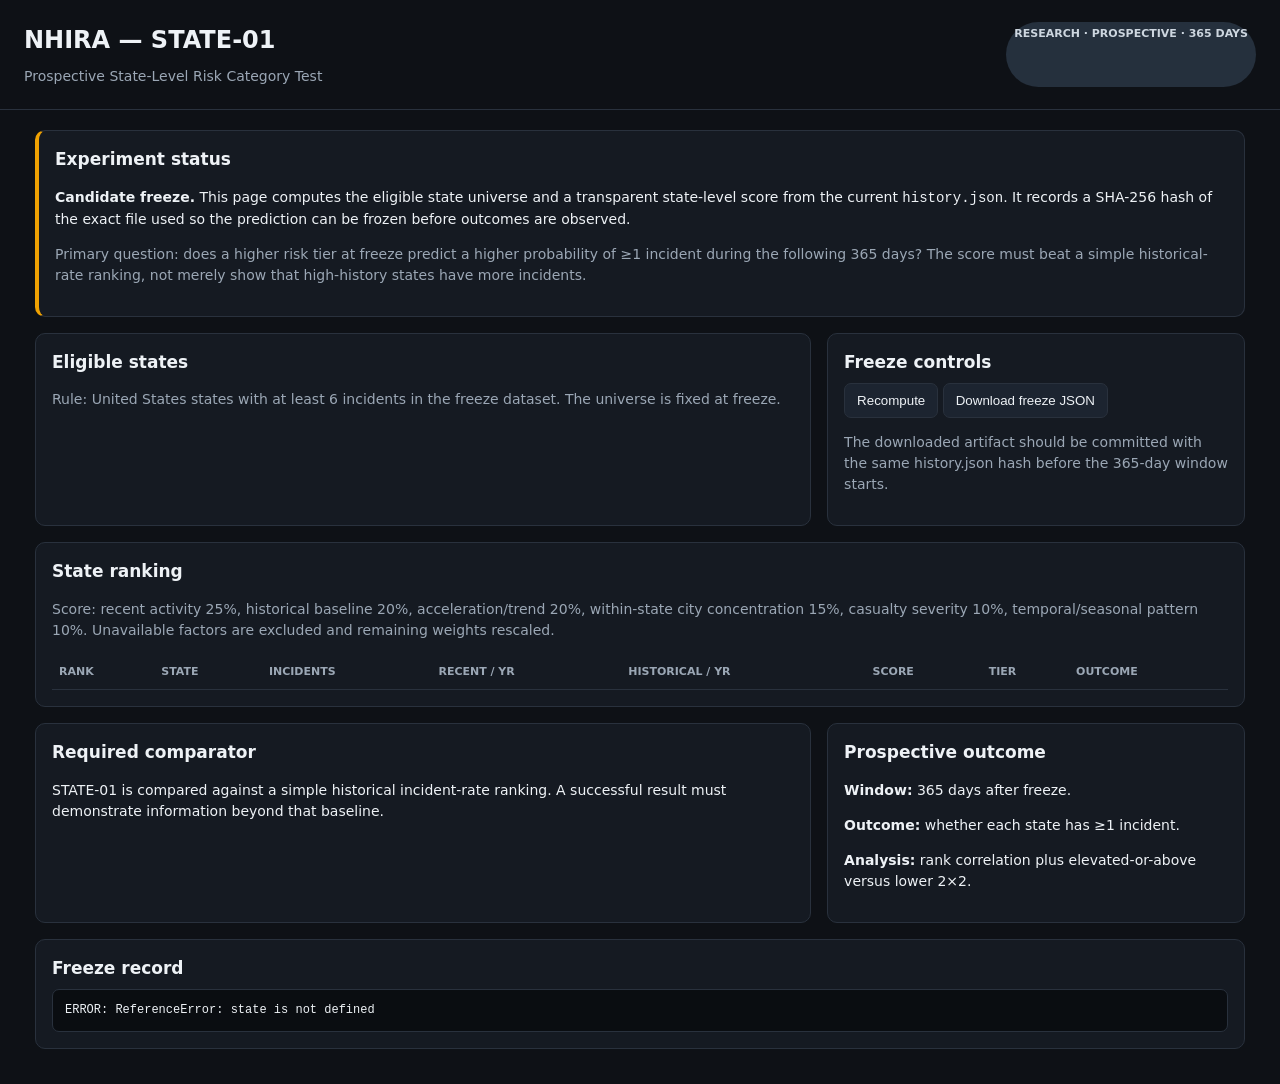
<file: state-01.html>
<!doctype html>
<html lang="en"><head><meta charset="utf-8"><meta name="viewport" content="width=device-width,initial-scale=1">
<title>NHIRA — STATE-01 Prospective State Risk Test</title>
<style>
:root{--bg:#0e1116;--card:#151a22;--line:#29313d;--text:#eef2f6;--muted:#9ba7b5;--green:#2e7d5b;--yellow:#f0a202;--orange:#d97a17;--red:#b3322b}*{box-sizing:border-box}body{margin:0;background:var(--bg);color:var(--text);font:14px/1.5 system-ui,sans-serif}header{padding:22px 24px;border-bottom:1px solid var(--line);display:flex;justify-content:space-between;gap:20px}h1,h2{margin:0 0 8px}h1{font-size:24px}h2{font-size:17px}.sub,.meta,.small{color:var(--muted)}.wrap{max-width:1250px;margin:auto;padding:20px}.grid{display:grid;grid-template-columns:1.3fr .7fr;gap:16px}.card{background:var(--card);border:1px solid var(--line);border-radius:10px;padding:16px;margin-bottom:16px}.badge{padding:4px 8px;border-radius:999px;background:#25303d;color:#cdd6df;font-size:11px;font-weight:700}.status{border-left:4px solid var(--yellow)}table{width:100%;border-collapse:collapse}th,td{padding:9px 7px;border-bottom:1px solid var(--line);text-align:left}th{color:var(--muted);font-size:11px;text-transform:uppercase}.tier{font-weight:700}.lower{color:#58b88d}.elevated{color:#f4c24e}.high{color:#e79a48}.veryhigh{color:#df6b62}.statgrid{display:grid;grid-template-columns:repeat(4,1fr);gap:8px}.stat{border:1px solid var(--line);padding:10px;border-radius:7px}.stat b{display:block;font-size:20px}.freeze{white-space:pre-wrap;background:#0a0d11;border:1px solid var(--line);padding:12px;border-radius:7px;font:12px/1.45 ui-monospace,monospace;overflow:auto}.btn{border:1px solid var(--line);background:#1c2430;color:var(--text);padding:9px 12px;border-radius:7px;cursor:pointer}@media(max-width:850px){.grid{grid-template-columns:1fr}.statgrid{grid-template-columns:repeat(2,1fr)}header{display:block}}
</style></head>
<body><header><div><h1>NHIRA — STATE-01</h1><div class="sub">Prospective State-Level Risk Category Test</div></div><div class="badge">RESEARCH · PROSPECTIVE · 365 DAYS</div></header>
<div class="wrap">
<div class="card status"><h2>Experiment status</h2><p><b>Candidate freeze.</b> This page computes the eligible state universe and a transparent state-level score from the current <code>history.json</code>. It records a SHA-256 hash of the exact file used so the prediction can be frozen before outcomes are observed.</p><p class="meta">Primary question: does a higher risk tier at freeze predict a higher probability of ≥1 incident during the following 365 days? The score must beat a simple historical-rate ranking, not merely show that high-history states have more incidents.</p></div>
<div class="grid"><div class="card"><h2>Eligible states</h2><p class="meta">Rule: United States states with at least 6 incidents in the freeze dataset. The universe is fixed at freeze.</p><div class="statgrid" id="summary"></div></div><div class="card"><h2>Freeze controls</h2><button class="btn" id="refresh">Recompute</button> <button class="btn" id="download">Download freeze JSON</button><p class="small">The downloaded artifact should be committed with the same history.json hash before the 365-day window starts.</p></div></div>
<div class="card"><h2>State ranking</h2><p class="meta">Score: recent activity 25%, historical baseline 20%, acceleration/trend 20%, within-state city concentration 15%, casualty severity 10%, temporal/seasonal pattern 10%. Unavailable factors are excluded and remaining weights rescaled.</p>
<table><thead><tr><th>Rank</th><th>State</th><th>Incidents</th><th>Recent / yr</th><th>Historical / yr</th><th>Score</th><th>Tier</th><th>Outcome</th></tr></thead><tbody id="rows"></tbody></table></div>
<div class="grid"><div class="card"><h2>Required comparator</h2><p>STATE-01 is compared against a simple historical incident-rate ranking. A successful result must demonstrate information beyond that baseline.</p></div><div class="card"><h2>Prospective outcome</h2><p><b>Window:</b> 365 days after freeze.</p><p><b>Outcome:</b> whether each state has ≥1 incident.</p><p><b>Analysis:</b> rank correlation plus elevated-or-above versus lower 2×2.</p></div></div>
<div class="card"><h2>Freeze record</h2><div class="freeze" id="freeze">Loading history.json…</div></div>
</div>
<script>
const THIS_YEAR=new Date().getFullYear(),MIN=6,WINDOW=2;
const tier=s=>s>=80?'veryhigh':s>=60?'high':s>=40?'elevated':'lower';
const esc=s=>String(s??'').replace(/[&<>"']/g,c=>({'&':'&amp;','<':'&lt;','>':'&gt;','"':'&quot;',"'":'&#39;'}[c]));
function slope(a){if(a.length<2)return 0;const n=a.length,x=a.map((_,i)=>i),sx=x.reduce((a,b)=>a+b,0),sy=a.reduce((a,b)=>a+b,0),sxy=x.reduce((s,v,i)=>s+v*a[i],0),sxx=x.reduce((s,v)=>s+v*v,0),d=n*sxx-sx*sx;return d?(n*sxy-sx*sy)/d:0}
function ratioScore(r){return Math.max(0,Math.min(100,Math.round(50+(r-1)*50)))}
function percentile(v,a){if(a.length<3)return 50;return Math.round(a.filter(x=>x<v).length/a.length*100)}
async function sha256(t){const b=await crypto.subtle.digest('SHA-256',new TextEncoder().encode(t));return [...new Uint8Array(b)].map(x=>x.toString(16).padStart(2,'0')).join('')}
function build(events){
 const us=events.filter(e=>e.country==='United States'&&e.state&&e.year<=THIS_YEAR),by={};us.forEach(e=>(by[e.state]??=[]).push(e));
 const eligible=Object.entries(by).filter(([,a])=>a.length>=MIN).map(([state,events])=>({state,events}));
 const rates=eligible.map(x=>x.events.length/new Set(x.events.map(e=>e.year)).size);
 const sevRates=eligible.map(x=>x.events.reduce((s,e)=>s+(+e.fatalities||0)+(+e.injuries||0),0)/x.events.length);
 const rows=eligible.map(x=>{
  const ev=x.events,years=[...new Set(ev.map(e=>e.year))].sort((a,b)=>a-b),yc=Object.fromEntries(years.map(y=>[y,ev.filter(e=>e.year===y).length]));
  const recentYears=years.filter(y=>y>THIS_YEAR-10);const yrs=recentYears.length>=2?recentYears:years;
  const recent=yrs.slice(-WINDOW).reduce((s,y)=>s+(yc[y]||0),0)/Math.max(1,Math.min(WINDOW,yrs.length)),hist=ev.length/years.length;
  const mid=Math.floor(yrs.length/2),sl=slope(yrs.map(y=>yc[y]||0)),delta=yrs.length>=4?slope(yrs.slice(mid).map(y=>yc[y]||0))-slope(yrs.slice(0,mid).map(y=>yc[y]||0)):0;
  const cities={};ev.forEach(e=>cities[e.city||'Unknown']=(cities[e.city||'Unknown']||0)+1);const geo=Math.round(Math.max(...Object.values(cities))/ev.length*100);
  const factors=[ratioScore(recent/hist),percentile(hist,rates),sl>.15?75:sl<-.15?25:Math.max(0,Math.min(100,Math.round(50+delta*25))),geo,percentile(ev.reduce((s,e)=>s+(+e.fatalities||0)+(+e.injuries||0),0)/ev.length,sevRates)];
  const ws=[25,20,20,15,10].reduce((a,b)=>a+b,0),score=Math.round(factors.reduce((s,v,i)=>s+v*[25,20,20,15,10][i]/ws,0));
  return{state,incidents:ev.length,recent,hist,score,tier:tier(score)};
 }).sort((a,b)=>b.score-a.score||b.hist-a.hist);
 return{rows,states:eligible.map(x=>x.state).sort()}
}
async function render(){
 const raw=await fetch('history.json?ts='+Date.now()).then(r=>r.text()),events=JSON.parse(raw),result=build(events),hash=await sha256(raw);
 document.getElementById('summary').innerHTML=`<div class="stat"><b>${result.rows.length}</b><span class="small">eligible states</span></div><div class="stat"><b>${events.length}</b><span class="small">records</span></div><div class="stat"><b>${MIN}</b><span class="small">minimum incidents</span></div><div class="stat"><b>${new Date().toISOString().slice(0,10)}</b><span class="small">computed</span></div>`;
 document.getElementById('rows').innerHTML=result.rows.map((r,i)=>`<tr><td>${i+1}</td><td><b>${esc(r.state)}</b></td><td>${r.incidents}</td><td>${r.recent.toFixed(1)}</td><td>${r.hist.toFixed(1)}</td><td>${r.score}</td><td class="tier ${r.tier}">${r.tier}</td><td>Pending</td></tr>`).join('');
 const freeze={experiment:'STATE-01',status:'CANDIDATE_FREEZE',computedAt:new Date().toISOString(),dataFile:'history.json',sha256:hash,windowDays:365,minimumIncidents:MIN,eligibleStates:result.states,rows:result.rows};
 document.getElementById('freeze').textContent=JSON.stringify(freeze,null,2);
 document.getElementById('download').onclick=()=>{const a=document.createElement('a');a.href=URL.createObjectURL(new Blob([JSON.stringify(freeze,null,2)],{type:'application/json'}));a.download='state-01-freeze-candidate.json';a.click()}
}
document.getElementById('refresh').onclick=render;render().catch(e=>document.getElementById('freeze').textContent='ERROR: '+e);
</script></body></html>
</file>
